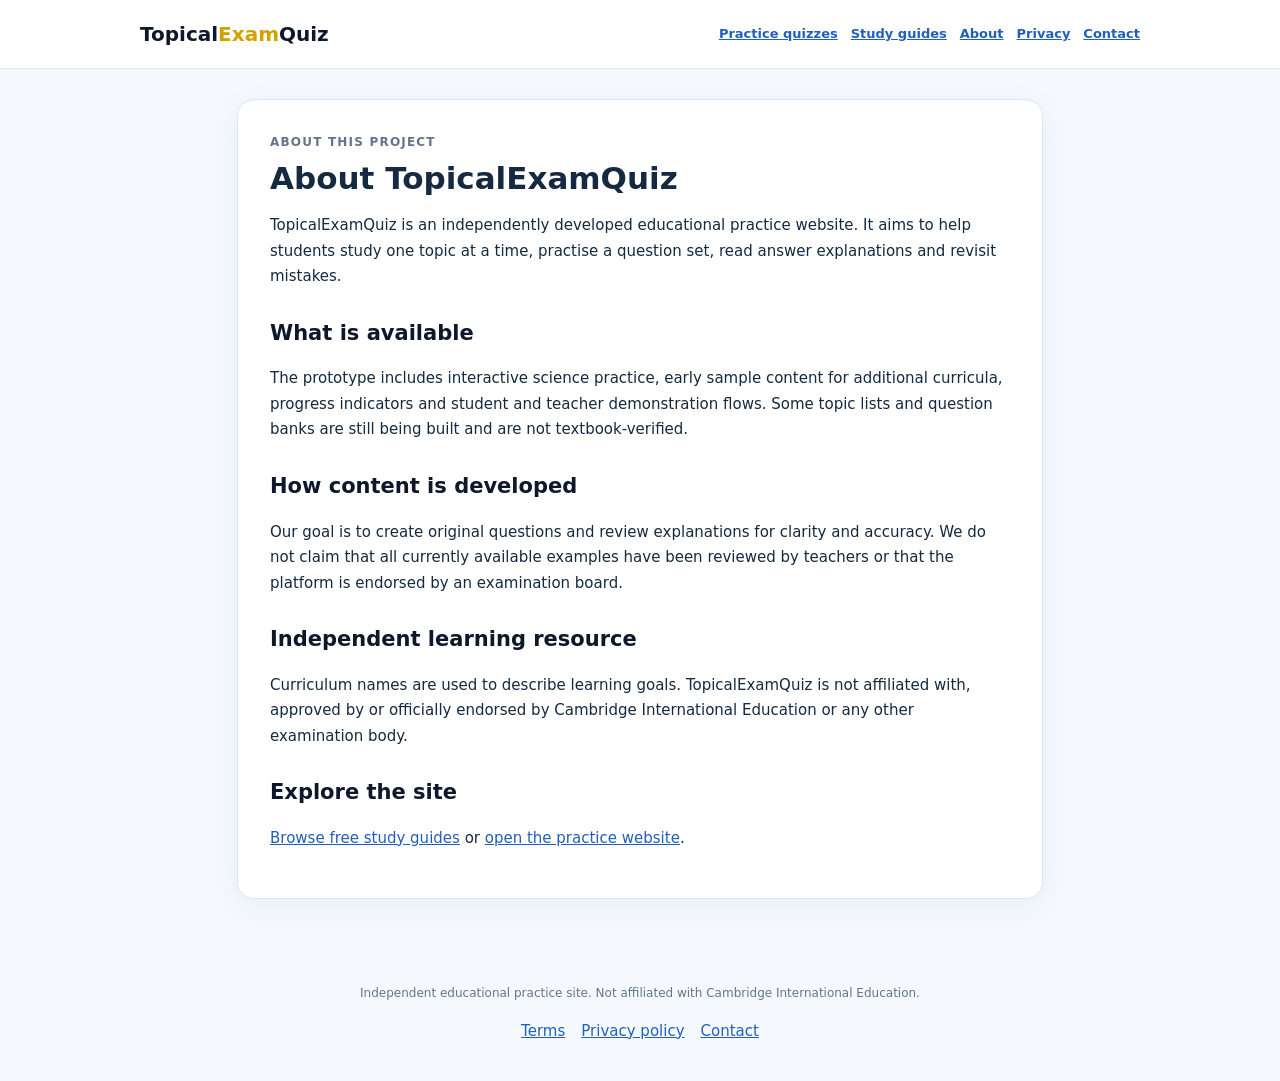
<file: about.html>
<!doctype html><html lang="en"><head><meta charset="utf-8"><meta name="viewport" content="width=device-width,initial-scale=1"><title>About TopicalExamQuiz | TopicalExamQuiz</title><meta name="description" content="Learn about TopicalExamQuiz and its approach to independent, topic-based learning and quiz practice."><meta name="robots" content="index,follow"><meta name="theme-color" content="#0f172a"><style>*{box-sizing:border-box}body{margin:0;background:#f5f9fd;color:#152a40;font-family:Inter,system-ui,-apple-system,Segoe UI,sans-serif;line-height:1.7}a{color:#215fbc}header{background:#fff;border-bottom:1px solid #dbe6f0;padding:17px max(20px,calc((100vw - 1000px)/2));display:flex;justify-content:space-between;align-items:center;gap:12px;flex-wrap:wrap}header a.logo{color:#0f172a;text-decoration:none;font-size:20px;font-weight:900}nav{display:flex;gap:13px;flex-wrap:wrap;font-size:13px;font-weight:650}main{max-width:850px;padding:30px 22px 62px;margin:0 auto}article{background:white;border:1px solid #dbe6f0;border-radius:17px;padding:32px;box-shadow:0 8px 30px rgba(27,66,105,.06)}h1{font-size:31px;line-height:1.25;margin:7px 0 15px}h2{font-size:21px;margin:26px 0 10px;color:#0f172a}p,li{font-size:15px}ul{padding-left:23px}.eyebrow{font-size:12px;font-weight:800;letter-spacing:.1em;color:#64748b;text-transform:uppercase}.note{padding:13px 16px;border-left:4px solid #ffc400;background:#fffae6;font-size:13px}.example{background:#f2f7ff;border-radius:12px;padding:17px 20px;margin:16px 0}.question{border-top:1px solid #e2e8f0;padding-top:16px;margin-top:16px}details{margin:8px 0;border:1px solid #dbe6f0;border-radius:9px;padding:11px 14px}summary{cursor:pointer;font-weight:700}footer{padding:22px;text-align:center;color:#64748b;font-size:12px}footer a{margin:0 8px}.cards{display:grid;grid-template-columns:repeat(2,minmax(0,1fr));gap:12px}.card{display:block;padding:15px;border:1px solid #dbe6f0;border-radius:12px;text-decoration:none;color:#0f172a}.card strong{display:block}.card span{display:block;color:#64748b;font-size:13px}@media(max-width:600px){article{padding:22px 16px}h1{font-size:26px}.cards{grid-template-columns:1fr}}</style></head><body><header><a class="logo" href="index.html">Topical<span style="color:#d4a000">Exam</span>Quiz</a><nav aria-label="Main navigation"><a href="index.html">Practice quizzes</a><a href="study-guides.html">Study guides</a><a href="about.html">About</a><a href="privacy.html">Privacy</a><a href="contact.html">Contact</a></nav></header><main><article><div class="eyebrow">About this project</div><h1>About TopicalExamQuiz</h1><p>TopicalExamQuiz is an independently developed educational practice website. It aims to help students study one topic at a time, practise a question set, read answer explanations and revisit mistakes.</p><h2>What is available</h2><p>The prototype includes interactive science practice, early sample content for additional curricula, progress indicators and student and teacher demonstration flows. Some topic lists and question banks are still being built and are not textbook-verified.</p><h2>How content is developed</h2><p>Our goal is to create original questions and review explanations for clarity and accuracy. We do not claim that all currently available examples have been reviewed by teachers or that the platform is endorsed by an examination board.</p><h2>Independent learning resource</h2><p>Curriculum names are used to describe learning goals. TopicalExamQuiz is not affiliated with, approved by or officially endorsed by Cambridge International Education or any other examination body.</p><h2>Explore the site</h2><p><a href="study-guides.html">Browse free study guides</a> or <a href="index.html">open the practice website</a>.</p></article></main><footer>Independent educational practice site. Not affiliated with Cambridge International Education.<p><a href="terms.html">Terms</a><a href="privacy.html">Privacy policy</a><a href="contact.html">Contact</a></p></footer></body></html>
</file>
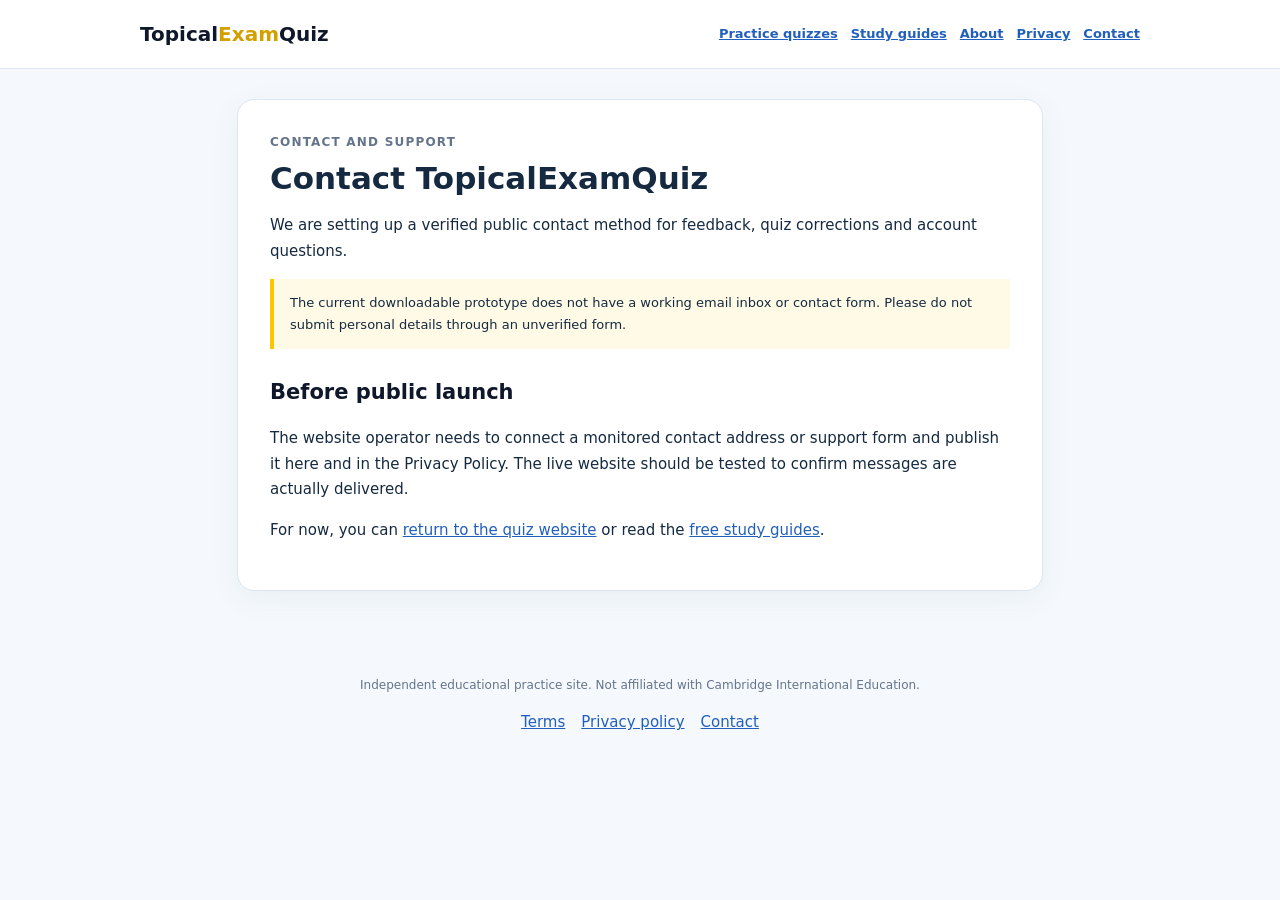
<file: contact.html>
<!doctype html><html lang="en"><head><meta charset="utf-8"><meta name="viewport" content="width=device-width,initial-scale=1"><title>Contact TopicalExamQuiz | TopicalExamQuiz</title><meta name="description" content="Current contact availability and support status for the pre-launch TopicalExamQuiz website."><meta name="robots" content="index,follow"><meta name="theme-color" content="#0f172a"><style>*{box-sizing:border-box}body{margin:0;background:#f5f9fd;color:#152a40;font-family:Inter,system-ui,-apple-system,Segoe UI,sans-serif;line-height:1.7}a{color:#215fbc}header{background:#fff;border-bottom:1px solid #dbe6f0;padding:17px max(20px,calc((100vw - 1000px)/2));display:flex;justify-content:space-between;align-items:center;gap:12px;flex-wrap:wrap}header a.logo{color:#0f172a;text-decoration:none;font-size:20px;font-weight:900}nav{display:flex;gap:13px;flex-wrap:wrap;font-size:13px;font-weight:650}main{max-width:850px;padding:30px 22px 62px;margin:0 auto}article{background:white;border:1px solid #dbe6f0;border-radius:17px;padding:32px;box-shadow:0 8px 30px rgba(27,66,105,.06)}h1{font-size:31px;line-height:1.25;margin:7px 0 15px}h2{font-size:21px;margin:26px 0 10px;color:#0f172a}p,li{font-size:15px}ul{padding-left:23px}.eyebrow{font-size:12px;font-weight:800;letter-spacing:.1em;color:#64748b;text-transform:uppercase}.note{padding:13px 16px;border-left:4px solid #ffc400;background:#fffae6;font-size:13px}.example{background:#f2f7ff;border-radius:12px;padding:17px 20px;margin:16px 0}.question{border-top:1px solid #e2e8f0;padding-top:16px;margin-top:16px}details{margin:8px 0;border:1px solid #dbe6f0;border-radius:9px;padding:11px 14px}summary{cursor:pointer;font-weight:700}footer{padding:22px;text-align:center;color:#64748b;font-size:12px}footer a{margin:0 8px}.cards{display:grid;grid-template-columns:repeat(2,minmax(0,1fr));gap:12px}.card{display:block;padding:15px;border:1px solid #dbe6f0;border-radius:12px;text-decoration:none;color:#0f172a}.card strong{display:block}.card span{display:block;color:#64748b;font-size:13px}@media(max-width:600px){article{padding:22px 16px}h1{font-size:26px}.cards{grid-template-columns:1fr}}</style></head><body><header><a class="logo" href="index.html">Topical<span style="color:#d4a000">Exam</span>Quiz</a><nav aria-label="Main navigation"><a href="index.html">Practice quizzes</a><a href="study-guides.html">Study guides</a><a href="about.html">About</a><a href="privacy.html">Privacy</a><a href="contact.html">Contact</a></nav></header><main><article><div class="eyebrow">Contact and support</div><h1>Contact TopicalExamQuiz</h1><p>We are setting up a verified public contact method for feedback, quiz corrections and account questions.</p><div class="note">The current downloadable prototype does not have a working email inbox or contact form. Please do not submit personal details through an unverified form.</div><h2>Before public launch</h2><p>The website operator needs to connect a monitored contact address or support form and publish it here and in the Privacy Policy. The live website should be tested to confirm messages are actually delivered.</p><p>For now, you can <a href="index.html">return to the quiz website</a> or read the <a href="study-guides.html">free study guides</a>.</p></article></main><footer>Independent educational practice site. Not affiliated with Cambridge International Education.<p><a href="terms.html">Terms</a><a href="privacy.html">Privacy policy</a><a href="contact.html">Contact</a></p></footer></body></html>
</file>
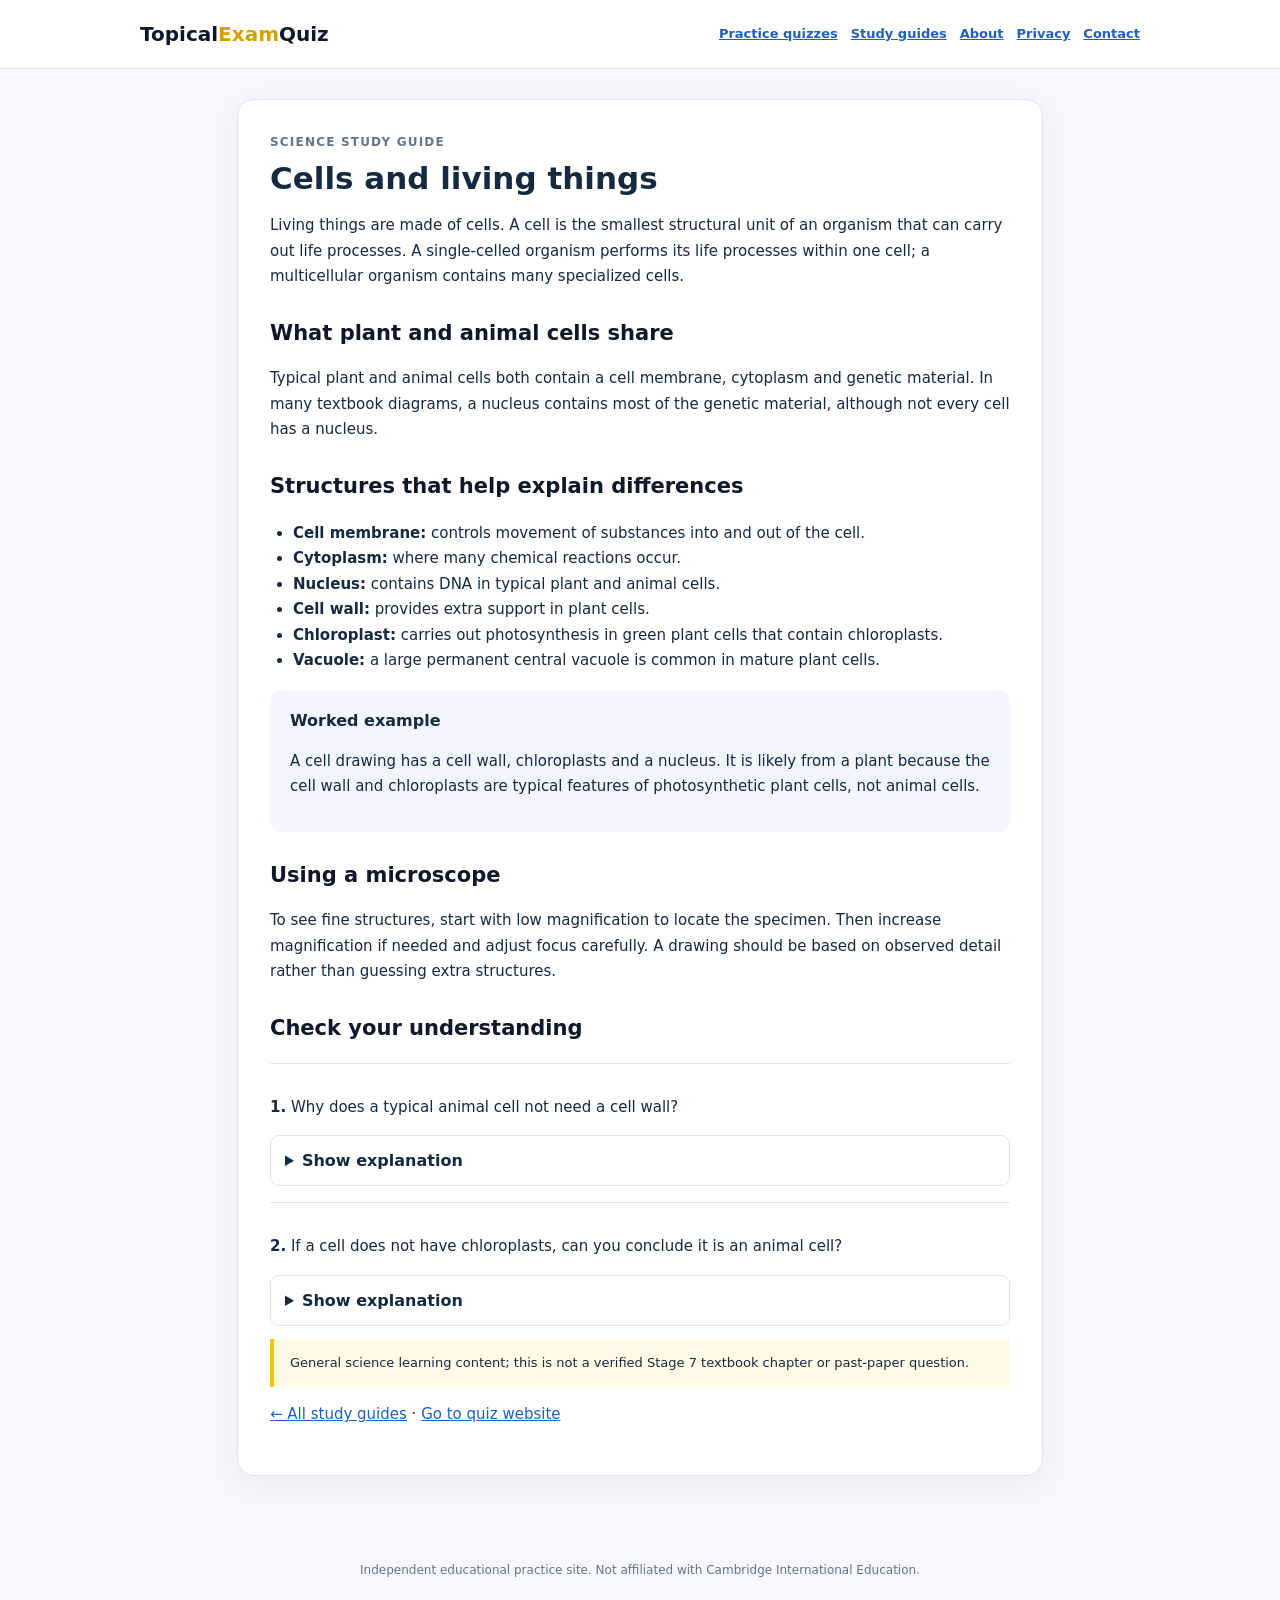
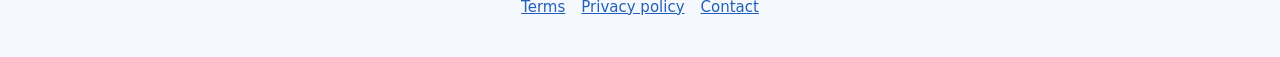
<file: guide-cells.html>
<!doctype html><html lang="en"><head><meta charset="utf-8"><meta name="viewport" content="width=device-width,initial-scale=1"><title>Cells and living things | TopicalExamQuiz</title><meta name="description" content="An introductory guide to plant and animal cells, structure, microscopy and common misconceptions."><meta name="robots" content="index,follow"><meta name="theme-color" content="#0f172a"><style>*{box-sizing:border-box}body{margin:0;background:#f5f9fd;color:#152a40;font-family:Inter,system-ui,-apple-system,Segoe UI,sans-serif;line-height:1.7}a{color:#215fbc}header{background:#fff;border-bottom:1px solid #dbe6f0;padding:17px max(20px,calc((100vw - 1000px)/2));display:flex;justify-content:space-between;align-items:center;gap:12px;flex-wrap:wrap}header a.logo{color:#0f172a;text-decoration:none;font-size:20px;font-weight:900}nav{display:flex;gap:13px;flex-wrap:wrap;font-size:13px;font-weight:650}main{max-width:850px;padding:30px 22px 62px;margin:0 auto}article{background:white;border:1px solid #dbe6f0;border-radius:17px;padding:32px;box-shadow:0 8px 30px rgba(27,66,105,.06)}h1{font-size:31px;line-height:1.25;margin:7px 0 15px}h2{font-size:21px;margin:26px 0 10px;color:#0f172a}p,li{font-size:15px}ul{padding-left:23px}.eyebrow{font-size:12px;font-weight:800;letter-spacing:.1em;color:#64748b;text-transform:uppercase}.note{padding:13px 16px;border-left:4px solid #ffc400;background:#fffae6;font-size:13px}.example{background:#f2f7ff;border-radius:12px;padding:17px 20px;margin:16px 0}.question{border-top:1px solid #e2e8f0;padding-top:16px;margin-top:16px}details{margin:8px 0;border:1px solid #dbe6f0;border-radius:9px;padding:11px 14px}summary{cursor:pointer;font-weight:700}footer{padding:22px;text-align:center;color:#64748b;font-size:12px}footer a{margin:0 8px}.cards{display:grid;grid-template-columns:repeat(2,minmax(0,1fr));gap:12px}.card{display:block;padding:15px;border:1px solid #dbe6f0;border-radius:12px;text-decoration:none;color:#0f172a}.card strong{display:block}.card span{display:block;color:#64748b;font-size:13px}@media(max-width:600px){article{padding:22px 16px}h1{font-size:26px}.cards{grid-template-columns:1fr}}</style></head><body><header><a class="logo" href="index.html">Topical<span style="color:#d4a000">Exam</span>Quiz</a><nav aria-label="Main navigation"><a href="index.html">Practice quizzes</a><a href="study-guides.html">Study guides</a><a href="about.html">About</a><a href="privacy.html">Privacy</a><a href="contact.html">Contact</a></nav></header><main><article><div class="eyebrow">Science study guide</div><h1>Cells and living things</h1><p>Living things are made of cells. A cell is the smallest structural unit of an organism that can carry out life processes. A single-celled organism performs its life processes within one cell; a multicellular organism contains many specialized cells.</p><h2>What plant and animal cells share</h2><p>Typical plant and animal cells both contain a cell membrane, cytoplasm and genetic material. In many textbook diagrams, a nucleus contains most of the genetic material, although not every cell has a nucleus.</p><h2>Structures that help explain differences</h2><ul><li><strong>Cell membrane:</strong> controls movement of substances into and out of the cell.</li><li><strong>Cytoplasm:</strong> where many chemical reactions occur.</li><li><strong>Nucleus:</strong> contains DNA in typical plant and animal cells.</li><li><strong>Cell wall:</strong> provides extra support in plant cells.</li><li><strong>Chloroplast:</strong> carries out photosynthesis in green plant cells that contain chloroplasts.</li><li><strong>Vacuole:</strong> a large permanent central vacuole is common in mature plant cells.</li></ul><div class="example"><strong>Worked example</strong><p>A cell drawing has a cell wall, chloroplasts and a nucleus. It is likely from a plant because the cell wall and chloroplasts are typical features of photosynthetic plant cells, not animal cells.</p></div><h2>Using a microscope</h2><p>To see fine structures, start with low magnification to locate the specimen. Then increase magnification if needed and adjust focus carefully. A drawing should be based on observed detail rather than guessing extra structures.</p><h2>Check your understanding</h2><div class="question"><p><strong>1.</strong> Why does a typical animal cell not need a cell wall?</p><details><summary>Show explanation</summary>Animal cells do not have rigid cell walls; their plasma membranes define the cell boundary, allowing flexible shapes. A membrane still regulates exchange with the surroundings.</details></div><div class="question"><p><strong>2.</strong> If a cell does not have chloroplasts, can you conclude it is an animal cell?</p><details><summary>Show explanation</summary>No. Some plant cells, such as many root cells, lack chloroplasts. You need more evidence than one absent feature.</details></div><p class="note">General science learning content; this is not a verified Stage 7 textbook chapter or past-paper question.</p><p><a href="study-guides.html">← All study guides</a> · <a href="index.html">Go to quiz website</a></p></article></main><footer>Independent educational practice site. Not affiliated with Cambridge International Education.<p><a href="terms.html">Terms</a><a href="privacy.html">Privacy policy</a><a href="contact.html">Contact</a></p></footer></body></html>
</file>
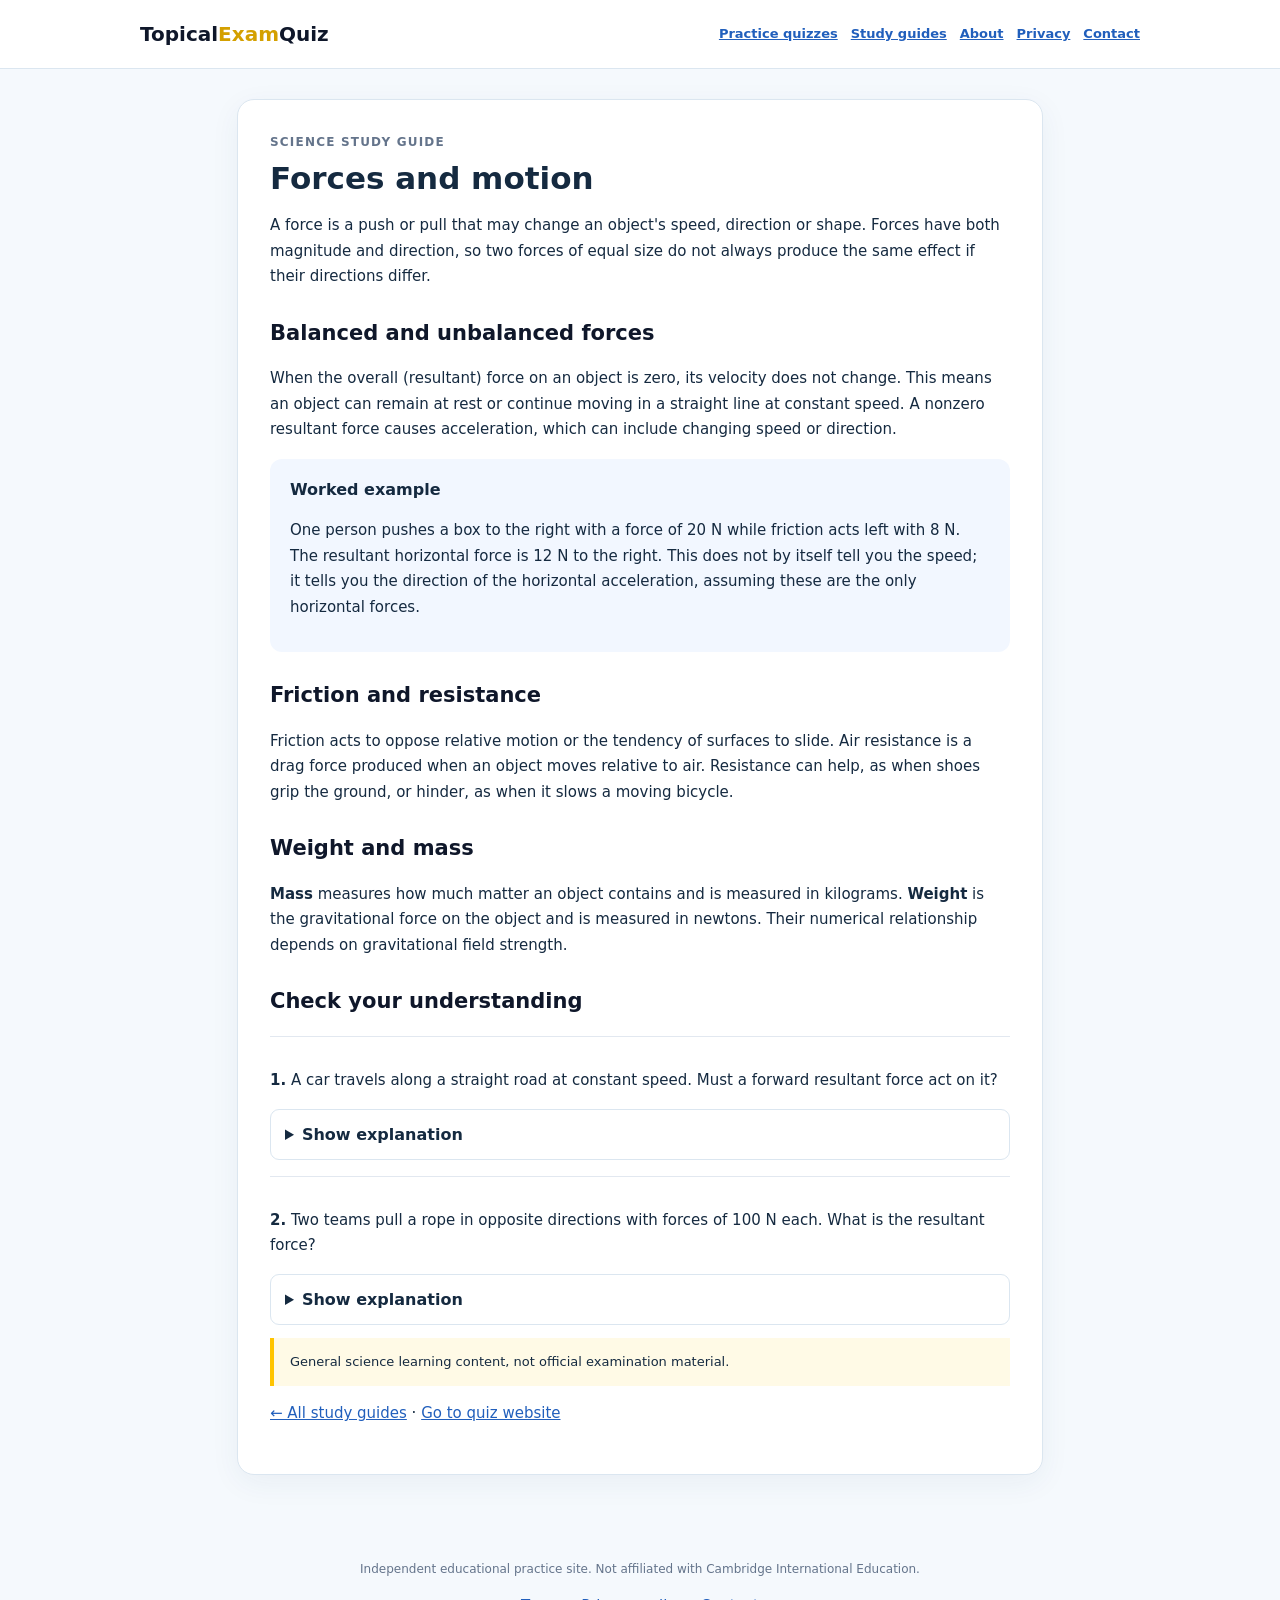
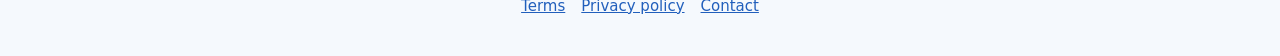
<file: guide-forces.html>
<!doctype html><html lang="en"><head><meta charset="utf-8"><meta name="viewport" content="width=device-width,initial-scale=1"><title>Forces and motion | TopicalExamQuiz</title><meta name="description" content="Science revision notes on balanced and unbalanced forces, friction, mass and weight with examples."><meta name="robots" content="index,follow"><meta name="theme-color" content="#0f172a"><style>*{box-sizing:border-box}body{margin:0;background:#f5f9fd;color:#152a40;font-family:Inter,system-ui,-apple-system,Segoe UI,sans-serif;line-height:1.7}a{color:#215fbc}header{background:#fff;border-bottom:1px solid #dbe6f0;padding:17px max(20px,calc((100vw - 1000px)/2));display:flex;justify-content:space-between;align-items:center;gap:12px;flex-wrap:wrap}header a.logo{color:#0f172a;text-decoration:none;font-size:20px;font-weight:900}nav{display:flex;gap:13px;flex-wrap:wrap;font-size:13px;font-weight:650}main{max-width:850px;padding:30px 22px 62px;margin:0 auto}article{background:white;border:1px solid #dbe6f0;border-radius:17px;padding:32px;box-shadow:0 8px 30px rgba(27,66,105,.06)}h1{font-size:31px;line-height:1.25;margin:7px 0 15px}h2{font-size:21px;margin:26px 0 10px;color:#0f172a}p,li{font-size:15px}ul{padding-left:23px}.eyebrow{font-size:12px;font-weight:800;letter-spacing:.1em;color:#64748b;text-transform:uppercase}.note{padding:13px 16px;border-left:4px solid #ffc400;background:#fffae6;font-size:13px}.example{background:#f2f7ff;border-radius:12px;padding:17px 20px;margin:16px 0}.question{border-top:1px solid #e2e8f0;padding-top:16px;margin-top:16px}details{margin:8px 0;border:1px solid #dbe6f0;border-radius:9px;padding:11px 14px}summary{cursor:pointer;font-weight:700}footer{padding:22px;text-align:center;color:#64748b;font-size:12px}footer a{margin:0 8px}.cards{display:grid;grid-template-columns:repeat(2,minmax(0,1fr));gap:12px}.card{display:block;padding:15px;border:1px solid #dbe6f0;border-radius:12px;text-decoration:none;color:#0f172a}.card strong{display:block}.card span{display:block;color:#64748b;font-size:13px}@media(max-width:600px){article{padding:22px 16px}h1{font-size:26px}.cards{grid-template-columns:1fr}}</style></head><body><header><a class="logo" href="index.html">Topical<span style="color:#d4a000">Exam</span>Quiz</a><nav aria-label="Main navigation"><a href="index.html">Practice quizzes</a><a href="study-guides.html">Study guides</a><a href="about.html">About</a><a href="privacy.html">Privacy</a><a href="contact.html">Contact</a></nav></header><main><article><div class="eyebrow">Science study guide</div><h1>Forces and motion</h1><p>A force is a push or pull that may change an object's speed, direction or shape. Forces have both magnitude and direction, so two forces of equal size do not always produce the same effect if their directions differ.</p><h2>Balanced and unbalanced forces</h2><p>When the overall (resultant) force on an object is zero, its velocity does not change. This means an object can remain at rest or continue moving in a straight line at constant speed. A nonzero resultant force causes acceleration, which can include changing speed or direction.</p><div class="example"><strong>Worked example</strong><p>One person pushes a box to the right with a force of 20 N while friction acts left with 8 N. The resultant horizontal force is 12 N to the right. This does not by itself tell you the speed; it tells you the direction of the horizontal acceleration, assuming these are the only horizontal forces.</p></div><h2>Friction and resistance</h2><p>Friction acts to oppose relative motion or the tendency of surfaces to slide. Air resistance is a drag force produced when an object moves relative to air. Resistance can help, as when shoes grip the ground, or hinder, as when it slows a moving bicycle.</p><h2>Weight and mass</h2><p><strong>Mass</strong> measures how much matter an object contains and is measured in kilograms. <strong>Weight</strong> is the gravitational force on the object and is measured in newtons. Their numerical relationship depends on gravitational field strength.</p><h2>Check your understanding</h2><div class="question"><p><strong>1.</strong> A car travels along a straight road at constant speed. Must a forward resultant force act on it?</p><details><summary>Show explanation</summary>No. The net force is zero if the velocity is constant; the driving force can balance resistive forces.</details></div><div class="question"><p><strong>2.</strong> Two teams pull a rope in opposite directions with forces of 100 N each. What is the resultant force?</p><details><summary>Show explanation</summary>Zero newtons, because equal forces acting in opposite directions cancel.</details></div><p class="note">General science learning content, not official examination material.</p><p><a href="study-guides.html">← All study guides</a> · <a href="index.html">Go to quiz website</a></p></article></main><footer>Independent educational practice site. Not affiliated with Cambridge International Education.<p><a href="terms.html">Terms</a><a href="privacy.html">Privacy policy</a><a href="contact.html">Contact</a></p></footer></body></html>
</file>
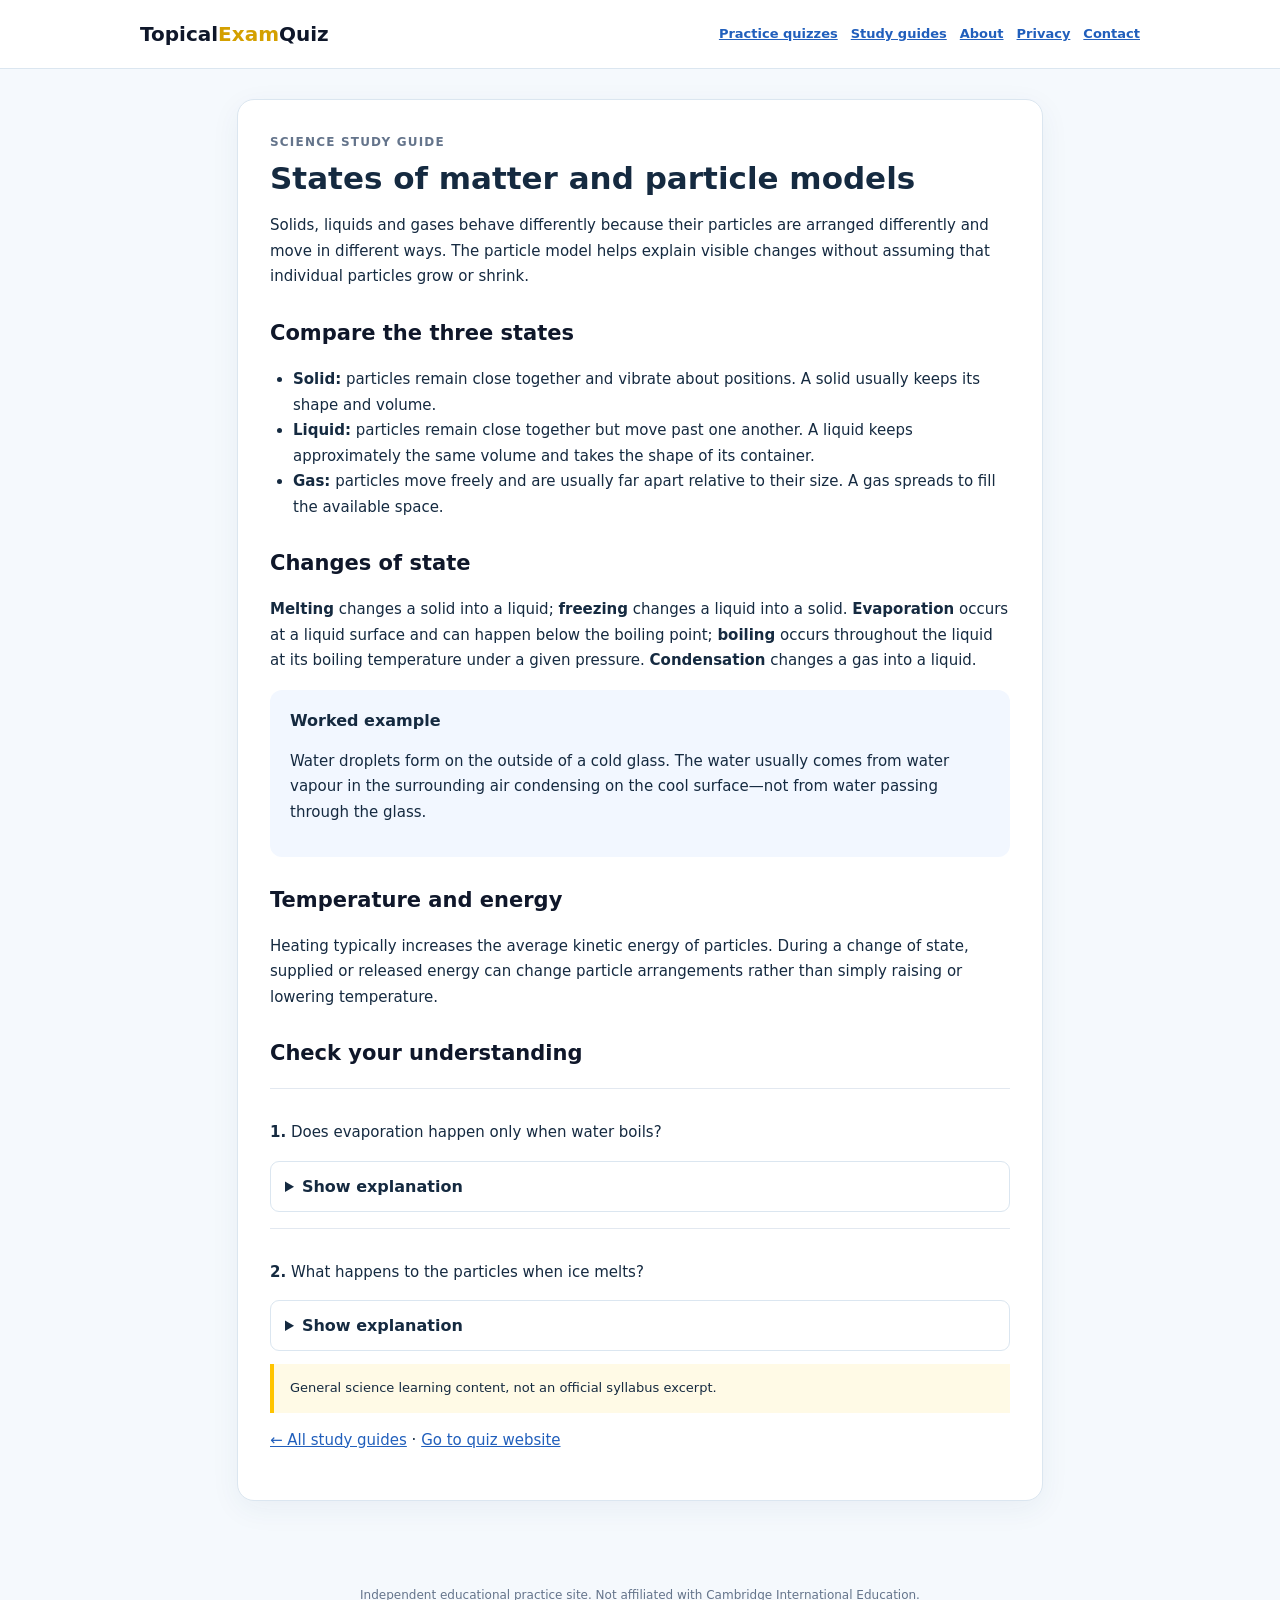
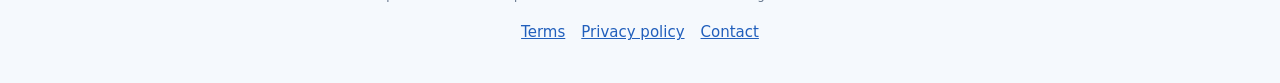
<file: guide-matter.html>
<!doctype html><html lang="en"><head><meta charset="utf-8"><meta name="viewport" content="width=device-width,initial-scale=1"><title>States of matter and particle models | TopicalExamQuiz</title><meta name="description" content="A clear introduction to solids, liquids, gases, particle theory and changes of state with worked examples."><meta name="robots" content="index,follow"><meta name="theme-color" content="#0f172a"><style>*{box-sizing:border-box}body{margin:0;background:#f5f9fd;color:#152a40;font-family:Inter,system-ui,-apple-system,Segoe UI,sans-serif;line-height:1.7}a{color:#215fbc}header{background:#fff;border-bottom:1px solid #dbe6f0;padding:17px max(20px,calc((100vw - 1000px)/2));display:flex;justify-content:space-between;align-items:center;gap:12px;flex-wrap:wrap}header a.logo{color:#0f172a;text-decoration:none;font-size:20px;font-weight:900}nav{display:flex;gap:13px;flex-wrap:wrap;font-size:13px;font-weight:650}main{max-width:850px;padding:30px 22px 62px;margin:0 auto}article{background:white;border:1px solid #dbe6f0;border-radius:17px;padding:32px;box-shadow:0 8px 30px rgba(27,66,105,.06)}h1{font-size:31px;line-height:1.25;margin:7px 0 15px}h2{font-size:21px;margin:26px 0 10px;color:#0f172a}p,li{font-size:15px}ul{padding-left:23px}.eyebrow{font-size:12px;font-weight:800;letter-spacing:.1em;color:#64748b;text-transform:uppercase}.note{padding:13px 16px;border-left:4px solid #ffc400;background:#fffae6;font-size:13px}.example{background:#f2f7ff;border-radius:12px;padding:17px 20px;margin:16px 0}.question{border-top:1px solid #e2e8f0;padding-top:16px;margin-top:16px}details{margin:8px 0;border:1px solid #dbe6f0;border-radius:9px;padding:11px 14px}summary{cursor:pointer;font-weight:700}footer{padding:22px;text-align:center;color:#64748b;font-size:12px}footer a{margin:0 8px}.cards{display:grid;grid-template-columns:repeat(2,minmax(0,1fr));gap:12px}.card{display:block;padding:15px;border:1px solid #dbe6f0;border-radius:12px;text-decoration:none;color:#0f172a}.card strong{display:block}.card span{display:block;color:#64748b;font-size:13px}@media(max-width:600px){article{padding:22px 16px}h1{font-size:26px}.cards{grid-template-columns:1fr}}</style></head><body><header><a class="logo" href="index.html">Topical<span style="color:#d4a000">Exam</span>Quiz</a><nav aria-label="Main navigation"><a href="index.html">Practice quizzes</a><a href="study-guides.html">Study guides</a><a href="about.html">About</a><a href="privacy.html">Privacy</a><a href="contact.html">Contact</a></nav></header><main><article><div class="eyebrow">Science study guide</div><h1>States of matter and particle models</h1><p>Solids, liquids and gases behave differently because their particles are arranged differently and move in different ways. The particle model helps explain visible changes without assuming that individual particles grow or shrink.</p><h2>Compare the three states</h2><ul><li><strong>Solid:</strong> particles remain close together and vibrate about positions. A solid usually keeps its shape and volume.</li><li><strong>Liquid:</strong> particles remain close together but move past one another. A liquid keeps approximately the same volume and takes the shape of its container.</li><li><strong>Gas:</strong> particles move freely and are usually far apart relative to their size. A gas spreads to fill the available space.</li></ul><h2>Changes of state</h2><p><strong>Melting</strong> changes a solid into a liquid; <strong>freezing</strong> changes a liquid into a solid. <strong>Evaporation</strong> occurs at a liquid surface and can happen below the boiling point; <strong>boiling</strong> occurs throughout the liquid at its boiling temperature under a given pressure. <strong>Condensation</strong> changes a gas into a liquid.</p><div class="example"><strong>Worked example</strong><p>Water droplets form on the outside of a cold glass. The water usually comes from water vapour in the surrounding air condensing on the cool surface—not from water passing through the glass.</p></div><h2>Temperature and energy</h2><p>Heating typically increases the average kinetic energy of particles. During a change of state, supplied or released energy can change particle arrangements rather than simply raising or lowering temperature.</p><h2>Check your understanding</h2><div class="question"><p><strong>1.</strong> Does evaporation happen only when water boils?</p><details><summary>Show explanation</summary>No. Evaporation can occur at the surface of liquid water at temperatures below its boiling point.</details></div><div class="question"><p><strong>2.</strong> What happens to the particles when ice melts?</p><details><summary>Show explanation</summary>The water particles do not change identity; their movement and arrangement change as the solid becomes liquid.</details></div><p class="note">General science learning content, not an official syllabus excerpt.</p><p><a href="study-guides.html">← All study guides</a> · <a href="index.html">Go to quiz website</a></p></article></main><footer>Independent educational practice site. Not affiliated with Cambridge International Education.<p><a href="terms.html">Terms</a><a href="privacy.html">Privacy policy</a><a href="contact.html">Contact</a></p></footer></body></html>
</file>
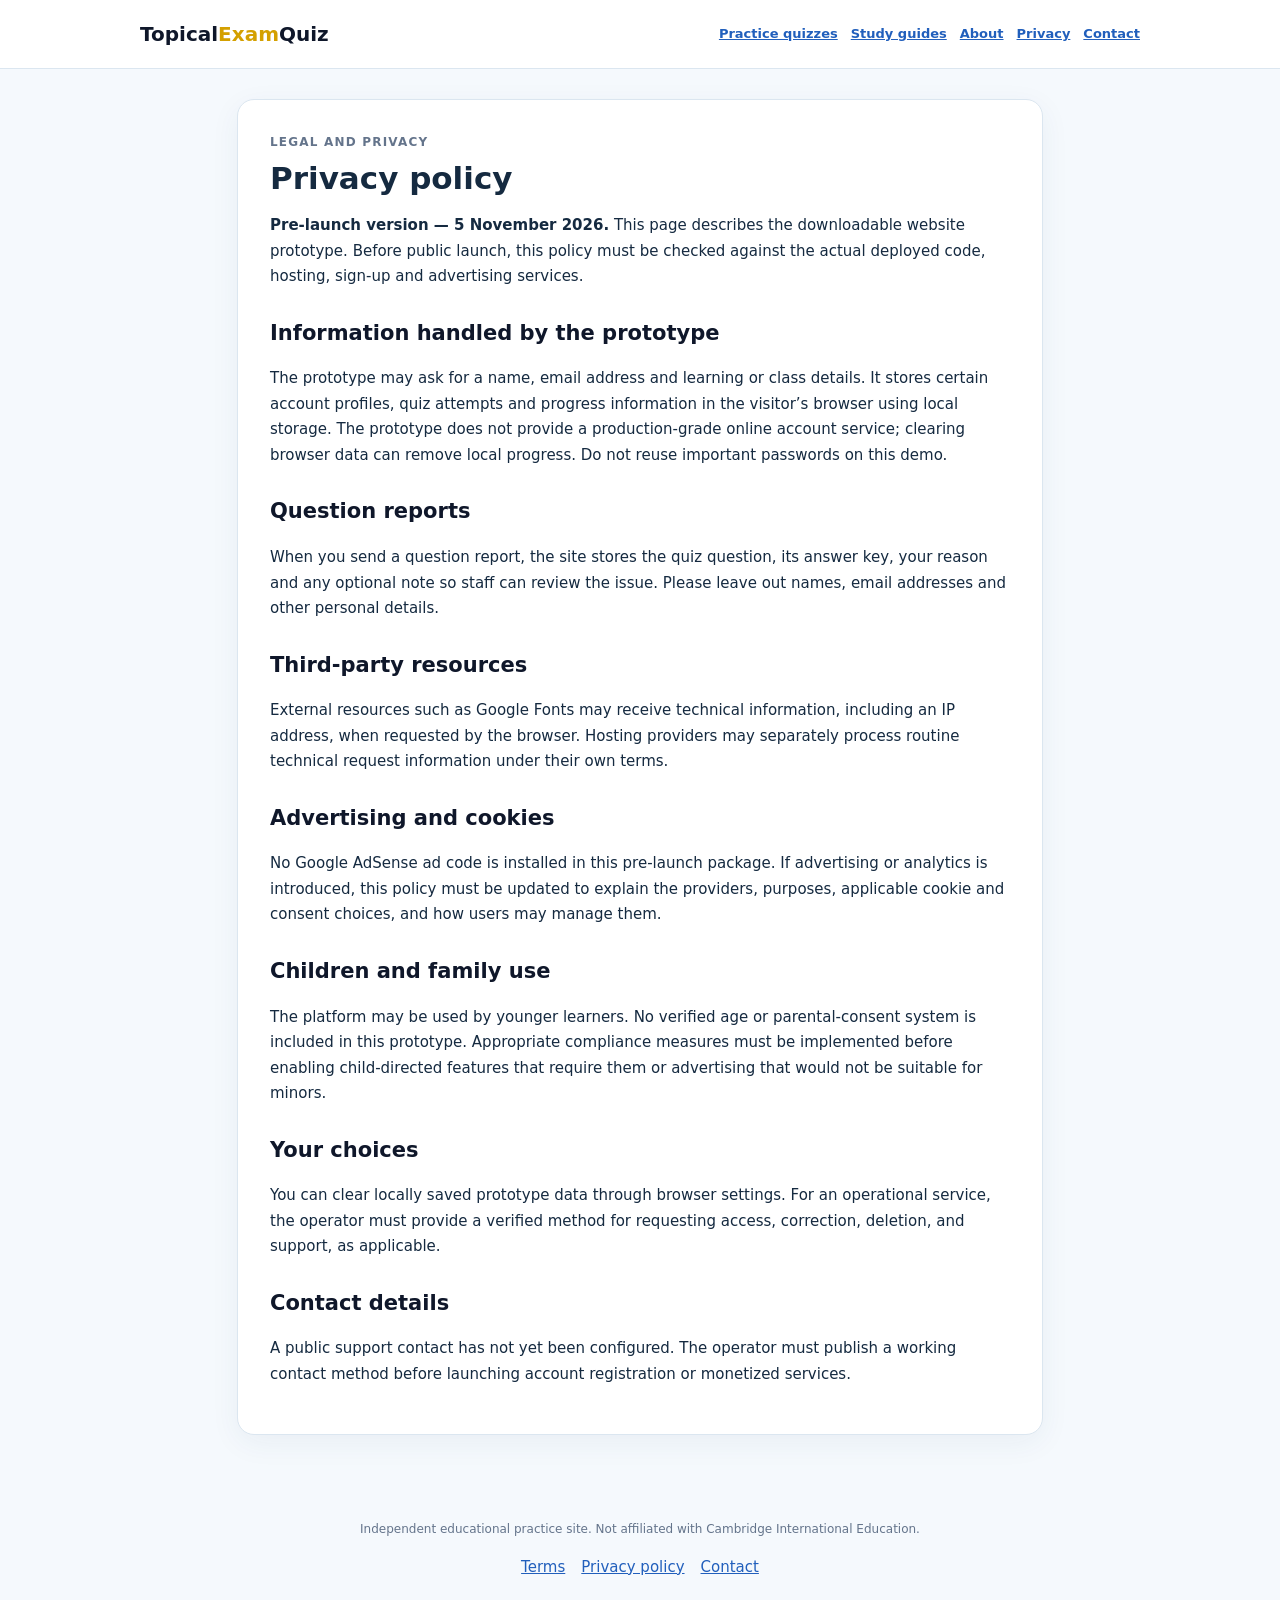
<file: privacy.html>
<!doctype html><html lang="en"><head><meta charset="utf-8"><meta name="viewport" content="width=device-width,initial-scale=1"><title>Privacy policy | TopicalExamQuiz</title><meta name="description" content="Privacy information for the pre-launch TopicalExamQuiz prototype, including browser storage and advertising status."><meta name="robots" content="index,follow"><meta name="theme-color" content="#0f172a"><style>*{box-sizing:border-box}body{margin:0;background:#f5f9fd;color:#152a40;font-family:Inter,system-ui,-apple-system,Segoe UI,sans-serif;line-height:1.7}a{color:#215fbc}header{background:#fff;border-bottom:1px solid #dbe6f0;padding:17px max(20px,calc((100vw - 1000px)/2));display:flex;justify-content:space-between;align-items:center;gap:12px;flex-wrap:wrap}header a.logo{color:#0f172a;text-decoration:none;font-size:20px;font-weight:900}nav{display:flex;gap:13px;flex-wrap:wrap;font-size:13px;font-weight:650}main{max-width:850px;padding:30px 22px 62px;margin:0 auto}article{background:white;border:1px solid #dbe6f0;border-radius:17px;padding:32px;box-shadow:0 8px 30px rgba(27,66,105,.06)}h1{font-size:31px;line-height:1.25;margin:7px 0 15px}h2{font-size:21px;margin:26px 0 10px;color:#0f172a}p,li{font-size:15px}ul{padding-left:23px}.eyebrow{font-size:12px;font-weight:800;letter-spacing:.1em;color:#64748b;text-transform:uppercase}.note{padding:13px 16px;border-left:4px solid #ffc400;background:#fffae6;font-size:13px}.example{background:#f2f7ff;border-radius:12px;padding:17px 20px;margin:16px 0}.question{border-top:1px solid #e2e8f0;padding-top:16px;margin-top:16px}details{margin:8px 0;border:1px solid #dbe6f0;border-radius:9px;padding:11px 14px}summary{cursor:pointer;font-weight:700}footer{padding:22px;text-align:center;color:#64748b;font-size:12px}footer a{margin:0 8px}.cards{display:grid;grid-template-columns:repeat(2,minmax(0,1fr));gap:12px}.card{display:block;padding:15px;border:1px solid #dbe6f0;border-radius:12px;text-decoration:none;color:#0f172a}.card strong{display:block}.card span{display:block;color:#64748b;font-size:13px}@media(max-width:600px){article{padding:22px 16px}h1{font-size:26px}.cards{grid-template-columns:1fr}}</style></head><body><header><a class="logo" href="index.html">Topical<span style="color:#d4a000">Exam</span>Quiz</a><nav aria-label="Main navigation"><a href="index.html">Practice quizzes</a><a href="study-guides.html">Study guides</a><a href="about.html">About</a><a href="privacy.html">Privacy</a><a href="contact.html">Contact</a></nav></header><main><article><div class="eyebrow">Legal and privacy</div><h1>Privacy policy</h1><p><strong>Pre-launch version — 5 November 2026.</strong> This page describes the downloadable website prototype. Before public launch, this policy must be checked against the actual deployed code, hosting, sign-up and advertising services.</p><h2>Information handled by the prototype</h2><p>The prototype may ask for a name, email address and learning or class details. It stores certain account profiles, quiz attempts and progress information in the visitor’s browser using local storage. The prototype does not provide a production-grade online account service; clearing browser data can remove local progress. Do not reuse important passwords on this demo.</p><h2>Question reports</h2><p>When you send a question report, the site stores the quiz question, its answer key, your reason and any optional note so staff can review the issue. Please leave out names, email addresses and other personal details.</p><h2>Third-party resources</h2><p>External resources such as Google Fonts may receive technical information, including an IP address, when requested by the browser. Hosting providers may separately process routine technical request information under their own terms.</p><h2>Advertising and cookies</h2><p>No Google AdSense ad code is installed in this pre-launch package. If advertising or analytics is introduced, this policy must be updated to explain the providers, purposes, applicable cookie and consent choices, and how users may manage them.</p><h2>Children and family use</h2><p>The platform may be used by younger learners. No verified age or parental-consent system is included in this prototype. Appropriate compliance measures must be implemented before enabling child-directed features that require them or advertising that would not be suitable for minors.</p><h2>Your choices</h2><p>You can clear locally saved prototype data through browser settings. For an operational service, the operator must provide a verified method for requesting access, correction, deletion, and support, as applicable.</p><h2>Contact details</h2><p>A public support contact has not yet been configured. The operator must publish a working contact method before launching account registration or monetized services.</p></article></main><footer>Independent educational practice site. Not affiliated with Cambridge International Education.<p><a href="terms.html">Terms</a><a href="privacy.html">Privacy policy</a><a href="contact.html">Contact</a></p></footer></body></html>
</file>
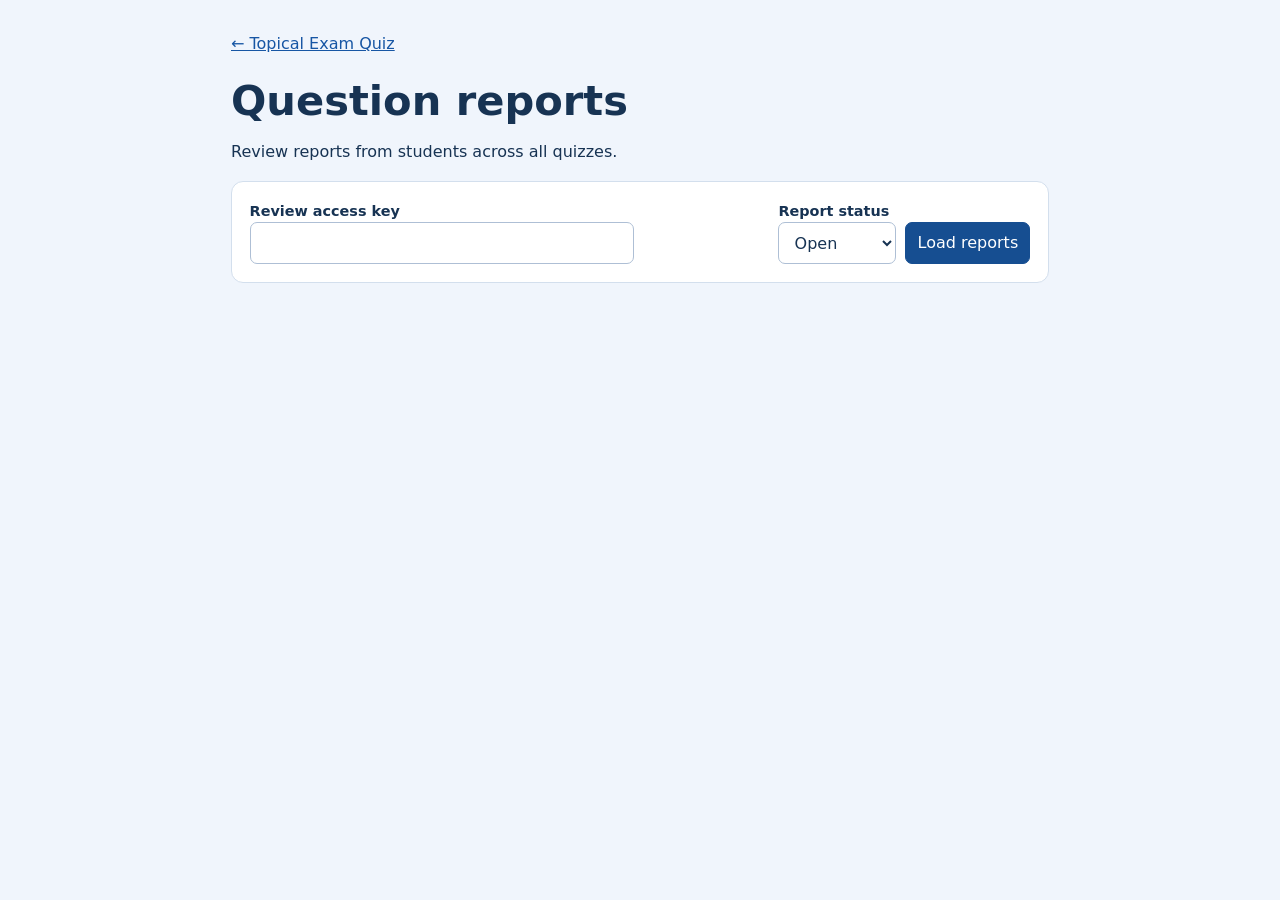
<file: review-question-reports.html>
<!doctype html>
<html lang="en">
<head>
  <meta charset="utf-8">
  <meta name="viewport" content="width=device-width,initial-scale=1">
  <meta name="robots" content="noindex,nofollow">
  <title>Question reports · Topical Exam Quiz</title>
  <style>
    *{box-sizing:border-box}
    body{margin:0;background:#f0f5fc;color:#173353;font:1rem/1.55 system-ui,sans-serif}
    main{max-width:850px;margin:0 auto;padding:2rem 1rem 4rem}
    h1{margin:.75rem 0 .25rem;font-size:clamp(1.8rem,5vw,2.6rem)}
    p{margin:.45rem 0}
    a{color:#1756a4}
    form,.report{padding:1.1rem;border-radius:12px;background:#fff;border:1px solid #d3dfed;margin:1rem 0}
    .controls{display:flex;gap:.6rem;align-items:end;flex-wrap:wrap}
    label{display:block;font-weight:700;font-size:.9rem}
    input,select,button{font:inherit;border-radius:7px;min-height:42px;padding:.45rem .7rem}
    input,select{background:#fff;color:#173353;border:1px solid #aebfd5}
    input{width:min(100%,24rem)}
    .access{flex:1 1 17rem}
    button{background:#164e91;color:white;border:1px solid #164e91;cursor:pointer}
    button:disabled{opacity:.6;cursor:wait}
    .report h2{font-size:1.1rem;margin:0 0 .35rem}
    .report p,.report li{overflow-wrap:anywhere;white-space:pre-wrap}
    .meta{color:#52677e;font-size:.88rem}
    .report-actions{margin-top:.85rem}
    #inboxStatus[data-error=true]{color:#a92134}
  </style>
  <script src="review-question-reports.js" defer></script>
</head>
<body>
  <main>
    <a href="./">← Topical Exam Quiz</a>
    <h1>Question reports</h1>
    <p>Review reports from students across all quizzes.</p>
    <form id="reviewForm">
      <div class="controls">
        <div class="access">
          <label for="reviewToken">Review access key</label>
          <input id="reviewToken" type="password" required autocomplete="off">
        </div>
        <div>
          <label for="reviewStatus">Report status</label>
          <select id="reviewStatus"><option value="open">Open</option><option value="resolved">Resolved</option></select>
        </div>
        <button type="submit">Load reports</button>
      </div>
    </form>
    <p id="inboxStatus" role="status" aria-live="polite"></p>
    <section id="reportList" aria-label="Question reports"></section>
    <button id="loadMore" type="button" hidden>Load more</button>
  </main>
</body>
</html>
</file>
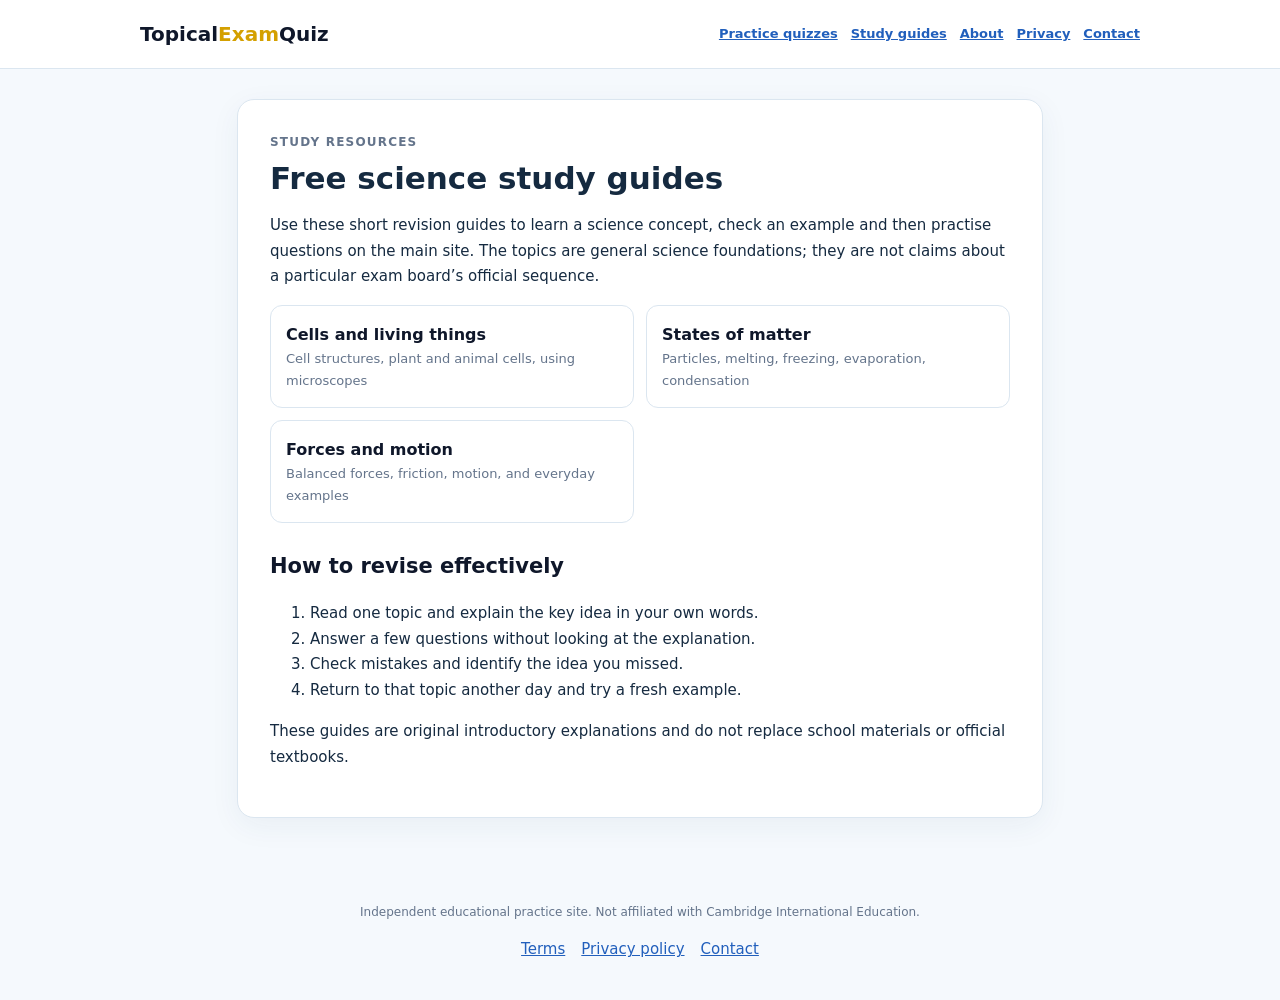
<file: study-guides.html>
<!doctype html><html lang="en"><head><meta charset="utf-8"><meta name="viewport" content="width=device-width,initial-scale=1"><title>Free science study guides | TopicalExamQuiz</title><meta name="description" content="Original introductory science study guides on cells, matter and forces with examples and self-check questions."><meta name="robots" content="index,follow"><meta name="theme-color" content="#0f172a"><style>*{box-sizing:border-box}body{margin:0;background:#f5f9fd;color:#152a40;font-family:Inter,system-ui,-apple-system,Segoe UI,sans-serif;line-height:1.7}a{color:#215fbc}header{background:#fff;border-bottom:1px solid #dbe6f0;padding:17px max(20px,calc((100vw - 1000px)/2));display:flex;justify-content:space-between;align-items:center;gap:12px;flex-wrap:wrap}header a.logo{color:#0f172a;text-decoration:none;font-size:20px;font-weight:900}nav{display:flex;gap:13px;flex-wrap:wrap;font-size:13px;font-weight:650}main{max-width:850px;padding:30px 22px 62px;margin:0 auto}article{background:white;border:1px solid #dbe6f0;border-radius:17px;padding:32px;box-shadow:0 8px 30px rgba(27,66,105,.06)}h1{font-size:31px;line-height:1.25;margin:7px 0 15px}h2{font-size:21px;margin:26px 0 10px;color:#0f172a}p,li{font-size:15px}ul{padding-left:23px}.eyebrow{font-size:12px;font-weight:800;letter-spacing:.1em;color:#64748b;text-transform:uppercase}.note{padding:13px 16px;border-left:4px solid #ffc400;background:#fffae6;font-size:13px}.example{background:#f2f7ff;border-radius:12px;padding:17px 20px;margin:16px 0}.question{border-top:1px solid #e2e8f0;padding-top:16px;margin-top:16px}details{margin:8px 0;border:1px solid #dbe6f0;border-radius:9px;padding:11px 14px}summary{cursor:pointer;font-weight:700}footer{padding:22px;text-align:center;color:#64748b;font-size:12px}footer a{margin:0 8px}.cards{display:grid;grid-template-columns:repeat(2,minmax(0,1fr));gap:12px}.card{display:block;padding:15px;border:1px solid #dbe6f0;border-radius:12px;text-decoration:none;color:#0f172a}.card strong{display:block}.card span{display:block;color:#64748b;font-size:13px}@media(max-width:600px){article{padding:22px 16px}h1{font-size:26px}.cards{grid-template-columns:1fr}}</style></head><body><header><a class="logo" href="index.html">Topical<span style="color:#d4a000">Exam</span>Quiz</a><nav aria-label="Main navigation"><a href="index.html">Practice quizzes</a><a href="study-guides.html">Study guides</a><a href="about.html">About</a><a href="privacy.html">Privacy</a><a href="contact.html">Contact</a></nav></header><main><article><div class="eyebrow">Study resources</div><h1>Free science study guides</h1><p>Use these short revision guides to learn a science concept, check an example and then practise questions on the main site. The topics are general science foundations; they are not claims about a particular exam board’s official sequence.</p><div class="cards"><a class="card" href="guide-cells.html"><strong>Cells and living things</strong><span>Cell structures, plant and animal cells, using microscopes</span></a><a class="card" href="guide-matter.html"><strong>States of matter</strong><span>Particles, melting, freezing, evaporation, condensation</span></a><a class="card" href="guide-forces.html"><strong>Forces and motion</strong><span>Balanced forces, friction, motion, and everyday examples</span></a></div><h2>How to revise effectively</h2><ol><li>Read one topic and explain the key idea in your own words.</li><li>Answer a few questions without looking at the explanation.</li><li>Check mistakes and identify the idea you missed.</li><li>Return to that topic another day and try a fresh example.</li></ol><p>These guides are original introductory explanations and do not replace school materials or official textbooks.</p></article></main><footer>Independent educational practice site. Not affiliated with Cambridge International Education.<p><a href="terms.html">Terms</a><a href="privacy.html">Privacy policy</a><a href="contact.html">Contact</a></p></footer></body></html>
</file>
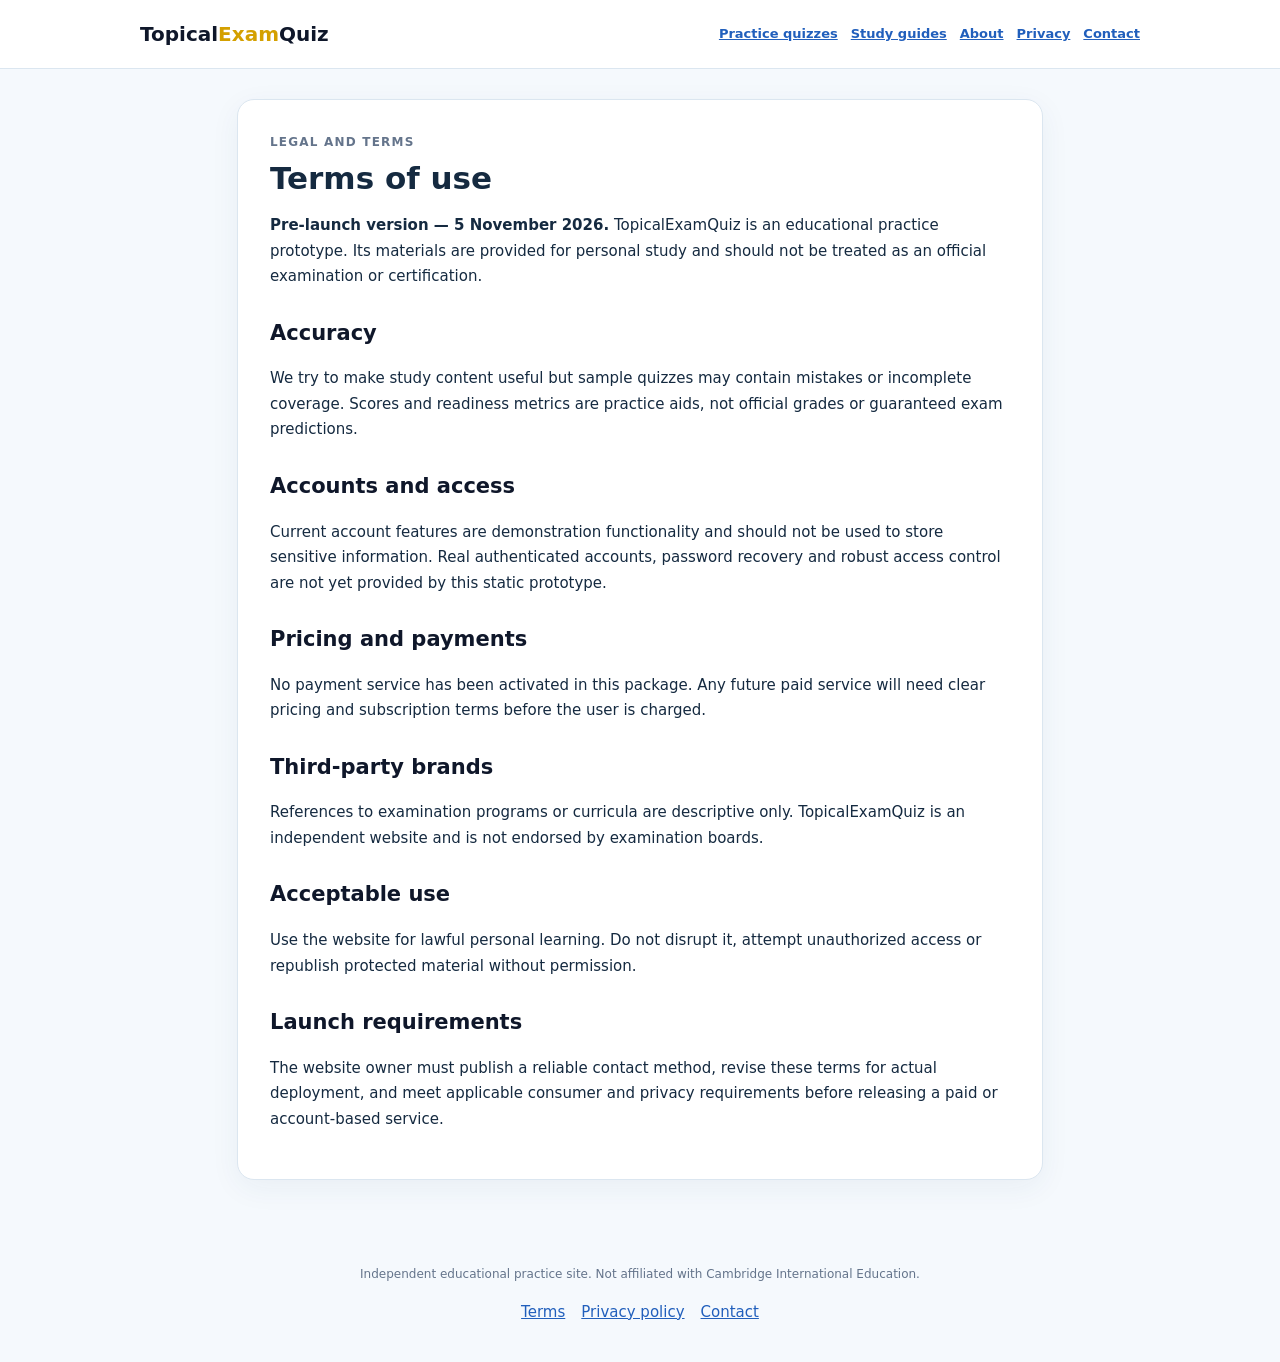
<file: terms.html>
<!doctype html><html lang="en"><head><meta charset="utf-8"><meta name="viewport" content="width=device-width,initial-scale=1"><title>Terms of use | TopicalExamQuiz</title><meta name="description" content="Terms for using the pre-launch TopicalExamQuiz educational quiz prototype."><meta name="robots" content="index,follow"><meta name="theme-color" content="#0f172a"><style>*{box-sizing:border-box}body{margin:0;background:#f5f9fd;color:#152a40;font-family:Inter,system-ui,-apple-system,Segoe UI,sans-serif;line-height:1.7}a{color:#215fbc}header{background:#fff;border-bottom:1px solid #dbe6f0;padding:17px max(20px,calc((100vw - 1000px)/2));display:flex;justify-content:space-between;align-items:center;gap:12px;flex-wrap:wrap}header a.logo{color:#0f172a;text-decoration:none;font-size:20px;font-weight:900}nav{display:flex;gap:13px;flex-wrap:wrap;font-size:13px;font-weight:650}main{max-width:850px;padding:30px 22px 62px;margin:0 auto}article{background:white;border:1px solid #dbe6f0;border-radius:17px;padding:32px;box-shadow:0 8px 30px rgba(27,66,105,.06)}h1{font-size:31px;line-height:1.25;margin:7px 0 15px}h2{font-size:21px;margin:26px 0 10px;color:#0f172a}p,li{font-size:15px}ul{padding-left:23px}.eyebrow{font-size:12px;font-weight:800;letter-spacing:.1em;color:#64748b;text-transform:uppercase}.note{padding:13px 16px;border-left:4px solid #ffc400;background:#fffae6;font-size:13px}.example{background:#f2f7ff;border-radius:12px;padding:17px 20px;margin:16px 0}.question{border-top:1px solid #e2e8f0;padding-top:16px;margin-top:16px}details{margin:8px 0;border:1px solid #dbe6f0;border-radius:9px;padding:11px 14px}summary{cursor:pointer;font-weight:700}footer{padding:22px;text-align:center;color:#64748b;font-size:12px}footer a{margin:0 8px}.cards{display:grid;grid-template-columns:repeat(2,minmax(0,1fr));gap:12px}.card{display:block;padding:15px;border:1px solid #dbe6f0;border-radius:12px;text-decoration:none;color:#0f172a}.card strong{display:block}.card span{display:block;color:#64748b;font-size:13px}@media(max-width:600px){article{padding:22px 16px}h1{font-size:26px}.cards{grid-template-columns:1fr}}</style></head><body><header><a class="logo" href="index.html">Topical<span style="color:#d4a000">Exam</span>Quiz</a><nav aria-label="Main navigation"><a href="index.html">Practice quizzes</a><a href="study-guides.html">Study guides</a><a href="about.html">About</a><a href="privacy.html">Privacy</a><a href="contact.html">Contact</a></nav></header><main><article><div class="eyebrow">Legal and terms</div><h1>Terms of use</h1><p><strong>Pre-launch version — 5 November 2026.</strong> TopicalExamQuiz is an educational practice prototype. Its materials are provided for personal study and should not be treated as an official examination or certification.</p><h2>Accuracy</h2><p>We try to make study content useful but sample quizzes may contain mistakes or incomplete coverage. Scores and readiness metrics are practice aids, not official grades or guaranteed exam predictions.</p><h2>Accounts and access</h2><p>Current account features are demonstration functionality and should not be used to store sensitive information. Real authenticated accounts, password recovery and robust access control are not yet provided by this static prototype.</p><h2>Pricing and payments</h2><p>No payment service has been activated in this package. Any future paid service will need clear pricing and subscription terms before the user is charged.</p><h2>Third-party brands</h2><p>References to examination programs or curricula are descriptive only. TopicalExamQuiz is an independent website and is not endorsed by examination boards.</p><h2>Acceptable use</h2><p>Use the website for lawful personal learning. Do not disrupt it, attempt unauthorized access or republish protected material without permission.</p><h2>Launch requirements</h2><p>The website owner must publish a reliable contact method, revise these terms for actual deployment, and meet applicable consumer and privacy requirements before releasing a paid or account-based service.</p></article></main><footer>Independent educational practice site. Not affiliated with Cambridge International Education.<p><a href="terms.html">Terms</a><a href="privacy.html">Privacy policy</a><a href="contact.html">Contact</a></p></footer></body></html>
</file>
